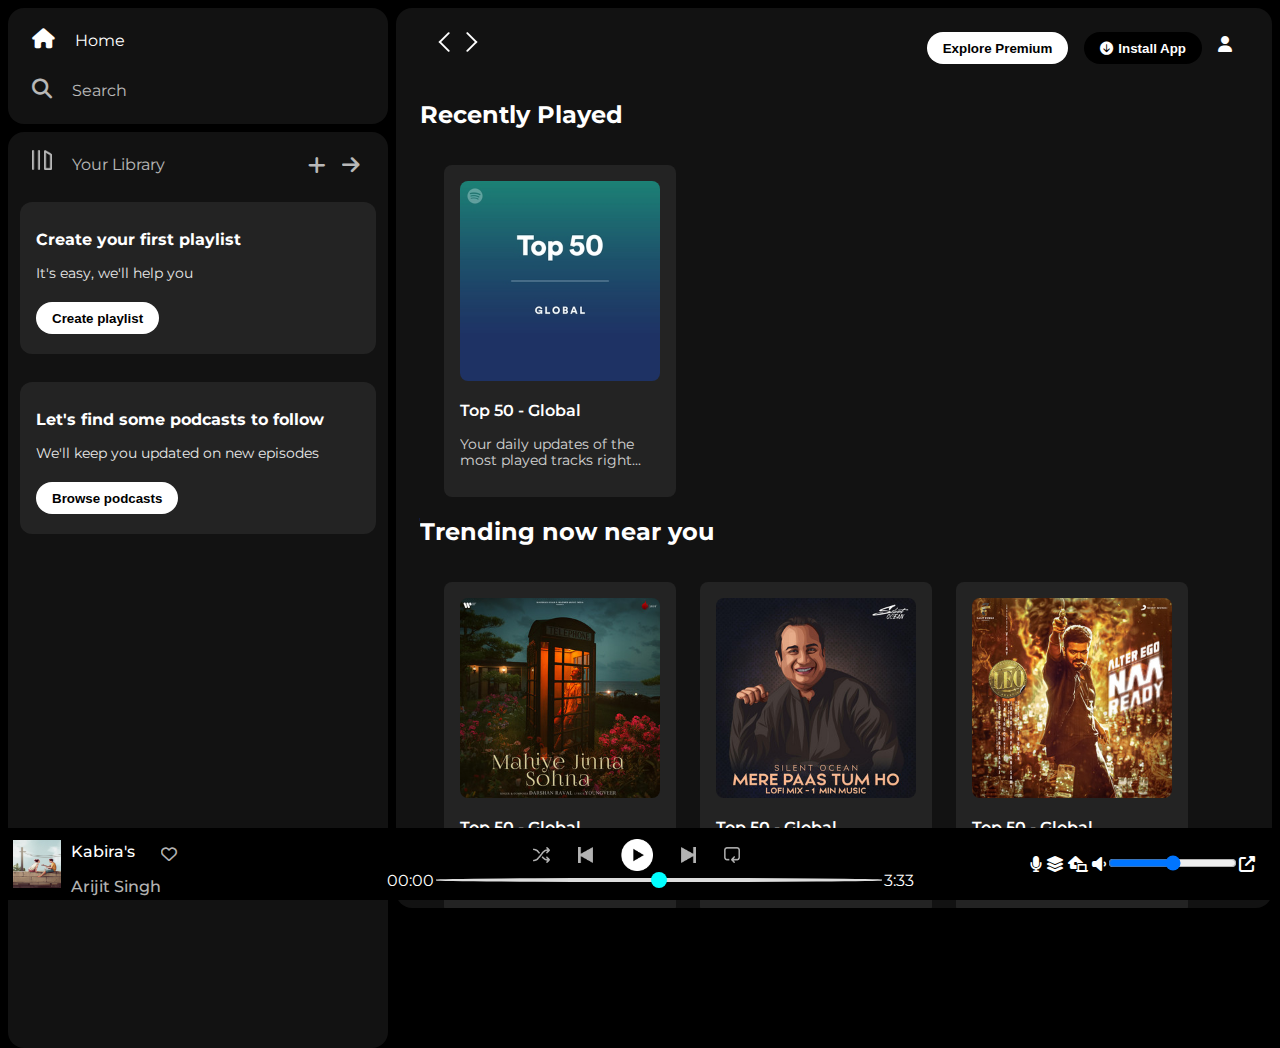
<file: Spotify Clone/index.html>
<!DOCTYPE html>
<html lang="en">

<head>
    <meta charset="UTF-8">
    <meta name="viewport" content="width=device-width, initial-scale=1.0">
    <link rel="stylesheet" href="https://cdnjs.cloudflare.com/ajax/libs/font-awesome/6.7.2/css/all.min.css"
        integrity="sha512-Evv84Mr4kqVGRNSgIGL/F/aIDqQb7xQ2vcrdIwxfjThSH8CSR7PBEakCr51Ck+w+/U6swU2Im1vVX0SVk9ABhg=="
        crossorigin="anonymous" referrerpolicy="no-referrer" />
    <link rel="icon" href="./Assets/logo.png">
    <link rel="stylesheet" href="style.css">
    <link rel="preconnect" href="https://fonts.googleapis.com">
    <link rel="preconnect" href="https://fonts.gstatic.com" crossorigin>
    <link href="https://fonts.googleapis.com/css2?family=Montserrat:wght@300;400;500;600;700&display=swap"
        rel="stylesheet">

    <title>Spotify - Web Player: Music for everyone</title>
</head>

<body>
    <div class="main">
        <div class="sidebar">
            <div class="nav">
                <div class="nav-option" style="opacity: 1;">
                    <i class="fa-solid fa-house"></i>
                    <a href="#">Home</a>
                </div>
                <div class="nav-option">
                    <i class="fa-solid fa-magnifying-glass"></i>
                    <a href="#">Search</a>
                </div>
            </div>
            <div class="library">
                <div class="option">
                    <div class="library-option nav-option">
                        <img src="./Assets/library_icon.png" alt="lib icon">
                        <a href="#">Your Library</a>
                    </div>
                    <div class="icon-plus">
                        <i class="fa-solid fa-plus"></i>
                        <i class="fa-solid fa-arrow-right"></i>
                    </div>
                </div>
                <div class="lib-box">
                    <div class="box">
                        <p class="box-p1">Create your first playlist</p>
                        <p class="box-p2">It's easy, we'll help you</p>
                        <button class="badge">Create playlist</button>
                    </div>
                    <div class="box">
                        <p class="box-p1">Let's find some podcasts to follow</p>
                        <p class="box-p2">We'll keep you updated on new episodes</p>
                        <button class="badge">Browse podcasts</button>
                    </div>
                </div>
            </div>
        </div>
        <div class="main_content">
            <div class="sticky-nav">
                <div class="sticky-nav-icon">

                    <img src="./Assets/backward_icon.png" alt="">
                    <img src="./Assets/forward_icon.png" alt="" class="hide">
                </div>
                <div class="sticky-nav-down">

                    <button class="badge nav-item hide">Explore Premium</button>

                    <button class="badge nav-item dark-icon"><i class="fa-solid fa-circle-arrow-down"
                            style="margin-right: 5px;"></i>Install App</button>
                    <i class="fa-solid fa-user nav-item"></i>
                </div>
            </div>

            <h2>Recently Played</h2>
            <div class="cards-container">
                <div class="card">
                    <img src="./Assets/card1img.jpeg" alt="top playlist" class="card-img">
                    <p class="card-title">Top 50 - Global</p>
                    <p class="card-info">Your daily updates of the most played tracks right...</p>
                </div>
            </div>

            <h2>Trending now near you</h2>
            <div class="cards-container">
                <div class="card">
                    <img src="./Assets/card2img.jpeg" alt="top playlist" class="card-img">
                    <p class="card-title">Top 50 - Global</p>
                    <p class="card-info">Your daily updates of the most played tracks right...</p>
                </div>
                <div class="card">
                    <img src="./Assets/card3img.jpeg" alt="top playlist" class="card-img">
                    <p class="card-title">Top 50 - Global</p>
                    <p class="card-info">Your daily updates of the most played tracks right...</p>
                </div>
                <div class="card">
                    <img src="./Assets/card4img.jpeg" alt="top playlist" class="card-img">
                    <p class="card-title">Top 50 - Global</p>
                    <p class="card-info">Your daily updates of the most played tracks right...</p>
                </div>
                <div class="card">
                    <img src="./Assets/card4img.jpeg" alt="top playlist" class="card-img">
                    <p class="card-title">Top 50 - Global</p>
                    <p class="card-info">Your daily updates of the most played tracks right...</p>
                </div>
                <div class="card">
                    <img src="./Assets/card4img.jpeg" alt="top playlist" class="card-img">
                    <p class="card-title">Top 50 - Global</p>
                    <p class="card-info">Your daily updates of the most played tracks right...</p>
                </div>
            </div>

            <h2>Featured Charts</h2>
            <div class="cards-container">
                <div class="card">
                    <img src="./Assets/card5img.jpeg" alt="top playlist" class="card-img">
                    <p class="card-title">Top Songs - Global</p>
                    <p class="card-info">Your weekly updates of the most played tracks right...</p>
                </div>
                <div class="card">
                    <img src="./Assets/card6img.jpeg" alt="top playlist" class="card-img">
                    <p class="card-title">Top Songs - India</p>
                    <p class="card-info">Your weekly updates of the most played tracks right...</p>
                </div>
                <div class="card">
                    <img src="./Assets/card1img.jpeg" alt="top playlist" class="card-img">
                    <p class="card-title">Top 50 - Global</p>
                    <p class="card-info">Your daily updates of the most played tracks right...</p>
                </div>
            </div>
            <div class="footer">
                <div class="line"></div>
            </div>
        </div>
        
        <div class="music_control">
           <div class="album">
            <img src="./Assets/songPic.jpg" alt="" class="song-pic">
            <div class="song">
                <p class="song-title">Kabira's</p>
                <p class="song-info">Arijit Singh</p>
            </div>
            <i class="fa-regular fa-heart"></i>
           </div>
           <div class="player">
            <div class="player-control">
                <img src="./Assets/player_icon1.png" alt="" class="player-control-icon">
                <img src="./Assets/player_icon2.png" alt="" class="player-control-icon">
                <img src="./Assets/player_icon3.png" alt="" style="opacity: 1; height: 2rem;" class="player-control-icon">
                <img src="./Assets/player_icon4.png" alt="" class="player-control-icon">
                <img src="./Assets/player_icon5.png" alt="" class="player-control-icon">
            </div>
            <div class="playback-bar">
                <span class="curr-time">00:00</span>
                <input type="range" name="curr-range" id="curr-range" class="progress-bar">
                <span class="tot-time">3:33</span>
            </div>
           </div>
           <div class="control">
            <div class="control-icon">
                <div class="con-icon">
                    <i class="fa-solid fa-microphone"></i>
                    <i class="fa-solid fa-layer-group"></i>
                    <i class="fa-solid fa-house-laptop"></i>
                    <i class="fa-solid fa-volume-low"></i>
                </div>
            <div class="con-bar">
                <input type="range" name="volume" id="volume" min="0" max="10" step="1">
            </div>
            
            <i class="fa-solid fa-up-right-from-square"></i>
            </div>
            
           </div>
        </div>
    </div>
</body>

</html>
</file>
<file: Spotify Clone/style.css>
body{
    font-family: "Montserrat", sans-serif;
    margin: 0;
    background-color: black;
    color: white;
    overflow: hidden;
}

.main{
    display: flex;
    height: 100vh;
    padding: 0.5rem;
}

.sidebar{
    background-color: #000;
    width: 380px;
    margin-right: 0.5rem;
}
.main_content{
    background-color: #121212;
    flex: 1;
    border-radius: 1rem;
    overflow: auto;
    padding: 0 1.5rem 0 1.5rem;
}
.music_control{
    background-color: black;
    position: fixed;
    bottom: 0;
    width: 100%;
    height: 72px;
}

a{
    text-decoration: none;
    color: #fff;
}
.nav{
    background-color: #121212;
    border-radius: 1rem;  /*16px*/
    display: flex;
    flex-direction: column;
    justify-content: center;
    height: 100px;
    padding: 0.5rem 0.75rem;
}
.nav-option{
    line-height: 2.5rem;
    opacity: 0.7;
    padding: 0.3rem 0.75rem;
}
.nav-option:hover{
    opacity: 1;
}

.nav-option i{
    font-size: 1.25rem;
}
.nav-option a{
    font-size: 1rem;
    margin-left: 1rem;
}

.library{
    background-color: #121212;
    border-radius: 1rem;
    height: 100%;
    margin-top: 0.5rem;
    padding: 0.5rem 0.75rem;
}
.option{
    display: flex;
    justify-content: space-between;
    align-items: center;
}
.library-option img{
    height: 1.25rem;
    width: 1.25rem;
}
.icon-plus{
    
    font-size: 1.25rem;
    display: flex;
   
}
.icon-plus i{
    margin-right: 1rem;
    opacity: 0.7;
}
.icon-plus i:hover{
    opacity: 1;
    cursor: pointer;
}

.box{
    height: 8rem;
    background-color: #232323;
    border-radius: 0.75rem;
    margin: 0.75rem 0 1.75rem 0;
    padding: 0.75rem 1rem;
}
.box-p1{
    font-size: 1rem;
    font-weight: 700;
}
.box-p2{
    font-size: 0.85rem;
    opacity: 0.9;
}
.badge{
    background-color: #fff;
    border:none;
    border-radius: 100px;
    padding: 0.25rem 1rem;
    font-weight: 700;
    margin-top: 0.5rem;
    height: 2rem;
}

.dark-icon{
    background-color: #000;
    color: #fff;
}
.sticky-nav{
    background-color: #121212;
    position: sticky;
    top: 0;
    display: flex;
    justify-content: space-between;
    align-items: center;
    padding: 1rem 0 1rem 0;
    z-index: 10;
}

.sticky-nav-icon{
    margin-left: 0.75rem;
}
.sticky-nav-down{
    display: flex;
    justify-content: center;
    align-items: center;
}
.nav-item{
    margin-right: 1rem;
}

@media (max-width:1000px){
    .hide{
        display: none;
    }
}

.card{
    background-color: #232323;
    width: 200px;
    border-radius: 0.5rem;
    padding: 1rem;
    margin-left: 1.5rem;
    margin-top: 1rem;
}
.cards-container{
    display: flex;
    flex-wrap: wrap;
}
.card-img{
    width: 100%;
    border-radius: 0.5rem;
}
.card-title{
    font-weight: 600;
}
.card-info{
    font-size: 0.85rem;
    opacity: 0.8;
}

.footer{
    height: 300px;
    display: flex;
    align-items: center;
}
.line{
    width: 90%;
    height: 30%;
    border-top: 1px solid white;
    opacity: 0.4;
}

.music_control{
    display: flex;
    justify-content: space-between;
    align-items: center;
}

.album{
    width: 25%;
    /* background-color: pink; */
}
.player{
    width: 50%;
    /* background-color: yellow; */
}
.player-control{
    display: flex;
    justify-content: center;
    align-items: center;
}
.control{
    width: 25%;
    
    /* background-color: brown; */

}

.player-control-icon{
    height: 1rem;
    margin-right: 1.75rem;
    opacity: 0.7;
}
.player-control-icon:hover{
    opacity: 1;
}

.playback-bar{
    display: flex;
    justify-content: center;
    align-items: center;
    /* cursor: pointer; */
}
.progress-bar{
    width: 70%;
    appearance: none;
    background-color: transparent;
    cursor: pointer;
}
.progress-bar::-webkit-slider-runnable-track{
    background-color: #ddd;
    border-radius: 100%;
    height: 0.2rem;
}
.progress-bar::-webkit-slider-thumb{
    appearance: none;
    height: 1rem;
    width: 1rem;
    background-color: aqua;
    border-radius: 50%;
    margin-top: -6px;
}

.album{
    display: flex;
    justify-content: flex-start;
    align-items: flex-start;
    margin-left: 5px;
    
}
.song-pic{
    width: 3rem;
    height: 3rem;
    align-self: center;
}
.song{
    font-weight: 500;
    margin-top: 10px;
    margin-left: 10px;
}
.song-info{
    opacity: 0.7;
    /* padding-bottom: 10px; */
}
.song-title:hover{
    text-decoration: underline;
    cursor: pointer;
}
.song-info:hover{
    opacity: 1;
    text-decoration: underline;
    cursor: pointer;
}

.album i{
    margin-top: 30px;
    opacity: 0.7;
}
.album i:hover{
    opacity: 1;
    cursor: pointer;
}

.control-icon{
    display: flex;
    justify-content: flex-end;
    align-items: center;
    margin-right: 1.75rem;
    padding: 5px;
}
</file>
